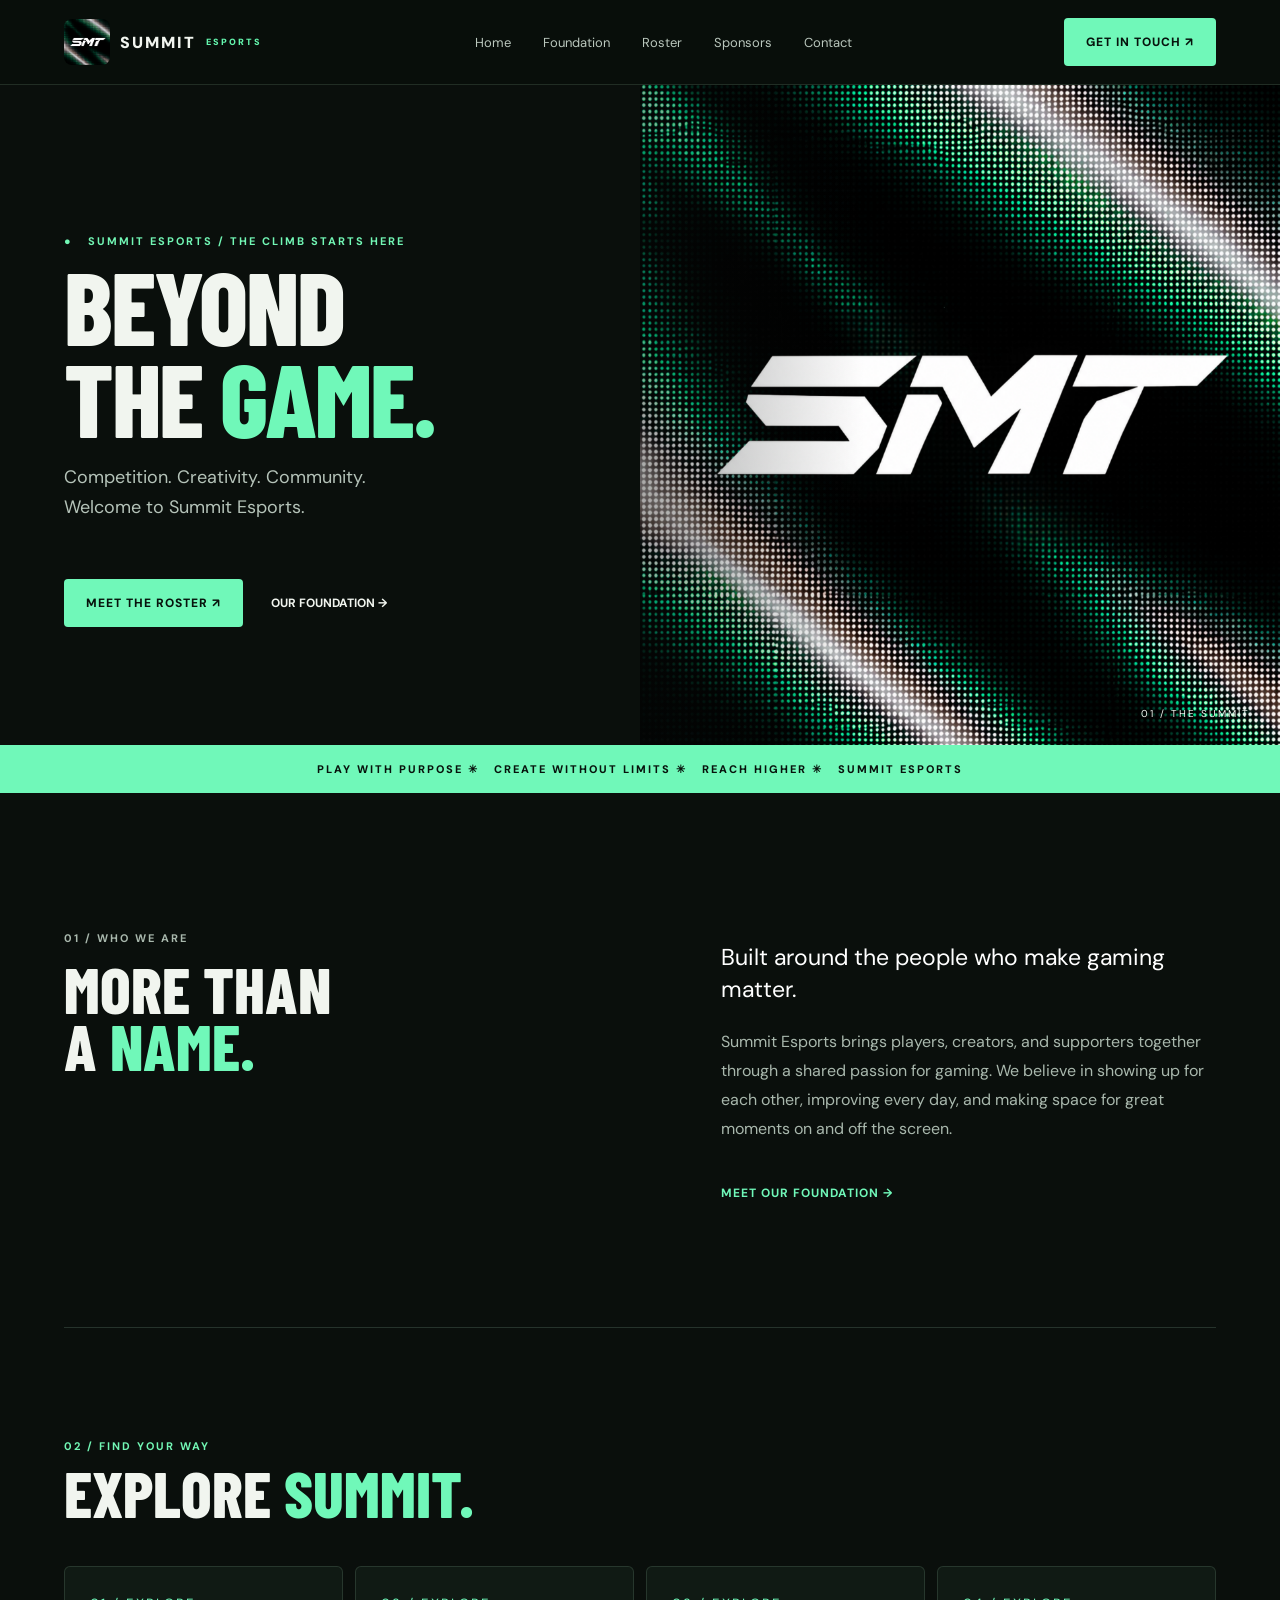
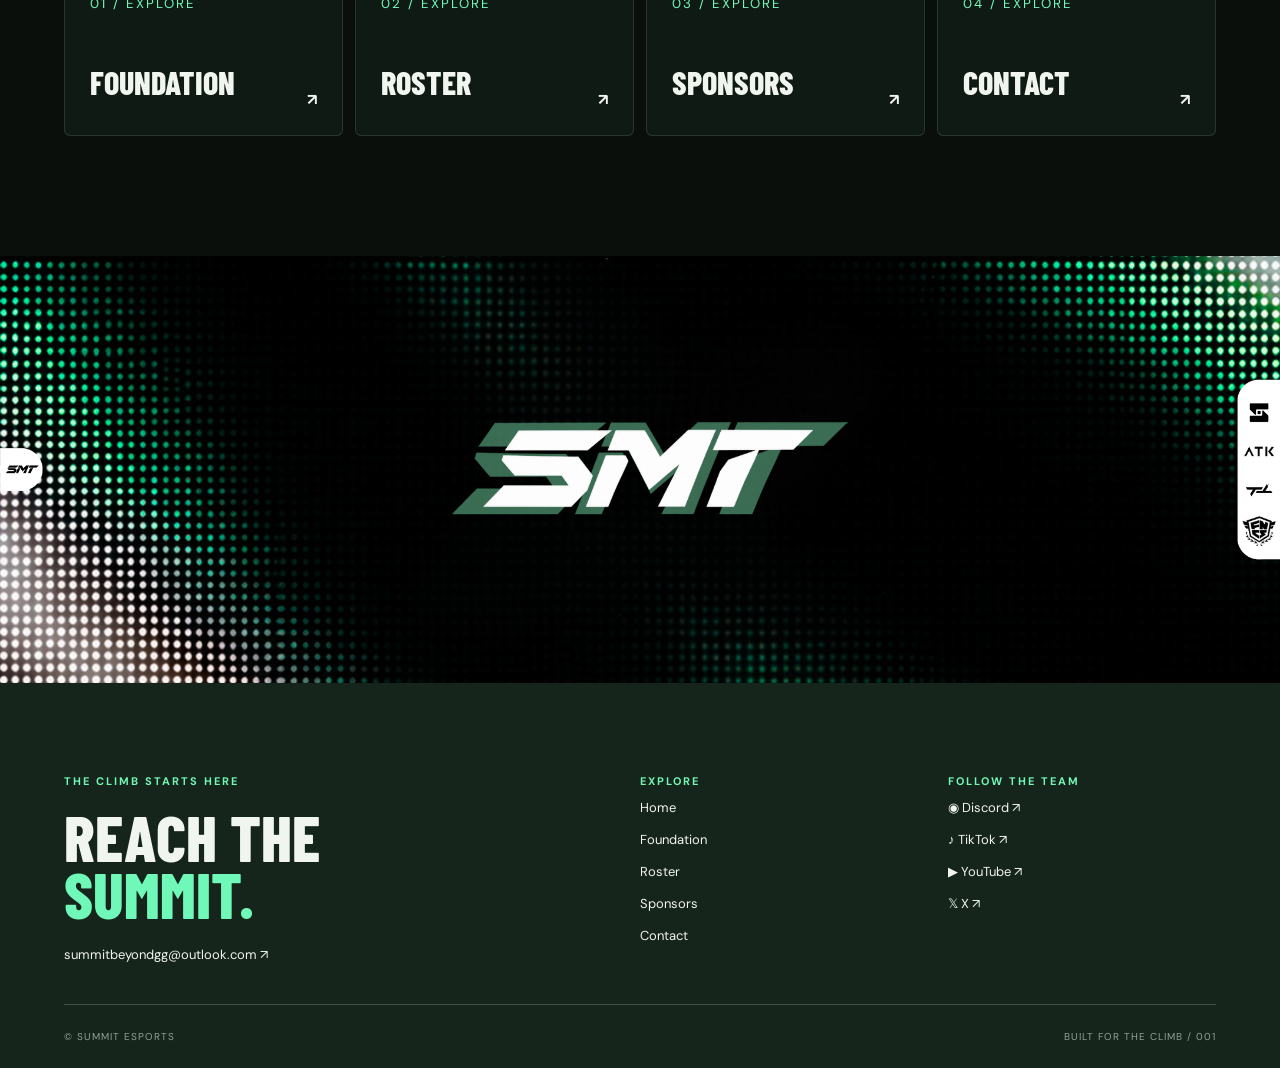
<file: index.html>
<!doctype html><html lang="en"><head><meta charset="utf-8"><meta name="viewport" content="width=device-width,initial-scale=1"><title>Home | Summit Esports</title><link rel="stylesheet" href="style.css"><script src="script.js" defer></script></head><body><header><a class="brand" href="index.html"><img src="logo.png" alt="Summit logo"> SUMMIT <small>ESPORTS</small></a><nav><a href="index.html">Home</a><a href="foundation.html">Foundation</a><a href="roster.html">Roster</a><a href="sponsors.html">Sponsors</a><a href="contact.html">Contact</a></nav><a class="headercta" href="contact.html">GET IN TOUCH ↗</a></header><main><section class="hero"><div class="hero-copy"><p class="eyebrow">● &nbsp; SUMMIT ESPORTS / THE CLIMB STARTS HERE</p><h1>BEYOND<br>THE <em>GAME.</em></h1><p>Competition. Creativity. Community.<br>Welcome to Summit Esports.</p><div class="actions"><a class="button" href="roster.html">MEET THE ROSTER ↗</a><a href="foundation.html">OUR FOUNDATION →</a></div></div><div class="hero-art"><img src="logo.png" alt="Summit SMT logo"><span>01 / THE SUMMIT</span></div></section><div class="ticker">PLAY WITH PURPOSE ✳ &nbsp; CREATE WITHOUT LIMITS ✳ &nbsp; REACH HIGHER ✳ &nbsp; SUMMIT ESPORTS</div><section class="wrap about"><div><p class="eyebrow">01 / WHO WE ARE</p><h2>MORE THAN<br>A <em>NAME.</em></h2></div><div><p class="lead">Built around the people who make gaming matter.</p><p>Summit Esports brings players, creators, and supporters together through a shared passion for gaming. We believe in showing up for each other, improving every day, and making space for great moments on and off the screen.</p><a href="foundation.html">MEET OUR FOUNDATION →</a></div></section><section class="wrap explore"><p class="eyebrow">02 / FIND YOUR WAY</p><h2>EXPLORE <em>SUMMIT.</em></h2><div class="explore-grid"><a href="foundation.html"><small>01 / EXPLORE</small><h3>FOUNDATION</h3><b>↗</b></a><a href="roster.html"><small>02 / EXPLORE</small><h3>ROSTER</h3><b>↗</b></a><a href="sponsors.html"><small>03 / EXPLORE</small><h3>SPONSORS</h3><b>↗</b></a><a href="contact.html"><small>04 / EXPLORE</small><h3>CONTACT</h3><b>↗</b></a></div></section><img class="widebanner" src="banner.png" alt="Summit Esports banner"></main><footer><div><p class="eyebrow">THE CLIMB STARTS HERE</p><h2>REACH THE<br><em>SUMMIT.</em></h2><a href="mailto:summitbeyondgg@outlook.com">summitbeyondgg@outlook.com ↗</a></div><div><p class="label">EXPLORE</p><div class="footlinks"><a href="index.html">Home</a><a href="foundation.html">Foundation</a><a href="roster.html">Roster</a><a href="sponsors.html">Sponsors</a><a href="contact.html">Contact</a></div></div><div><p class="label">FOLLOW THE TEAM</p><div class="footlinks"><a href="https://discord.gg/summitbeyond" aria-label="Discord">◉ Discord ↗</a><a href="https://www.tiktok.com/@thesummitggs" aria-label="TikTok">♪ TikTok ↗</a><a href="https://www.youtube.com/@smtesportsggs" aria-label="YouTube">▶ YouTube ↗</a><a href="https://x.com/summitbeyond?s=11" aria-label="X">𝕏 X ↗</a></div></div><div class="bottom">© SUMMIT ESPORTS <span>BUILT FOR THE CLIMB / 001</span></div></footer></body></html>
</file>
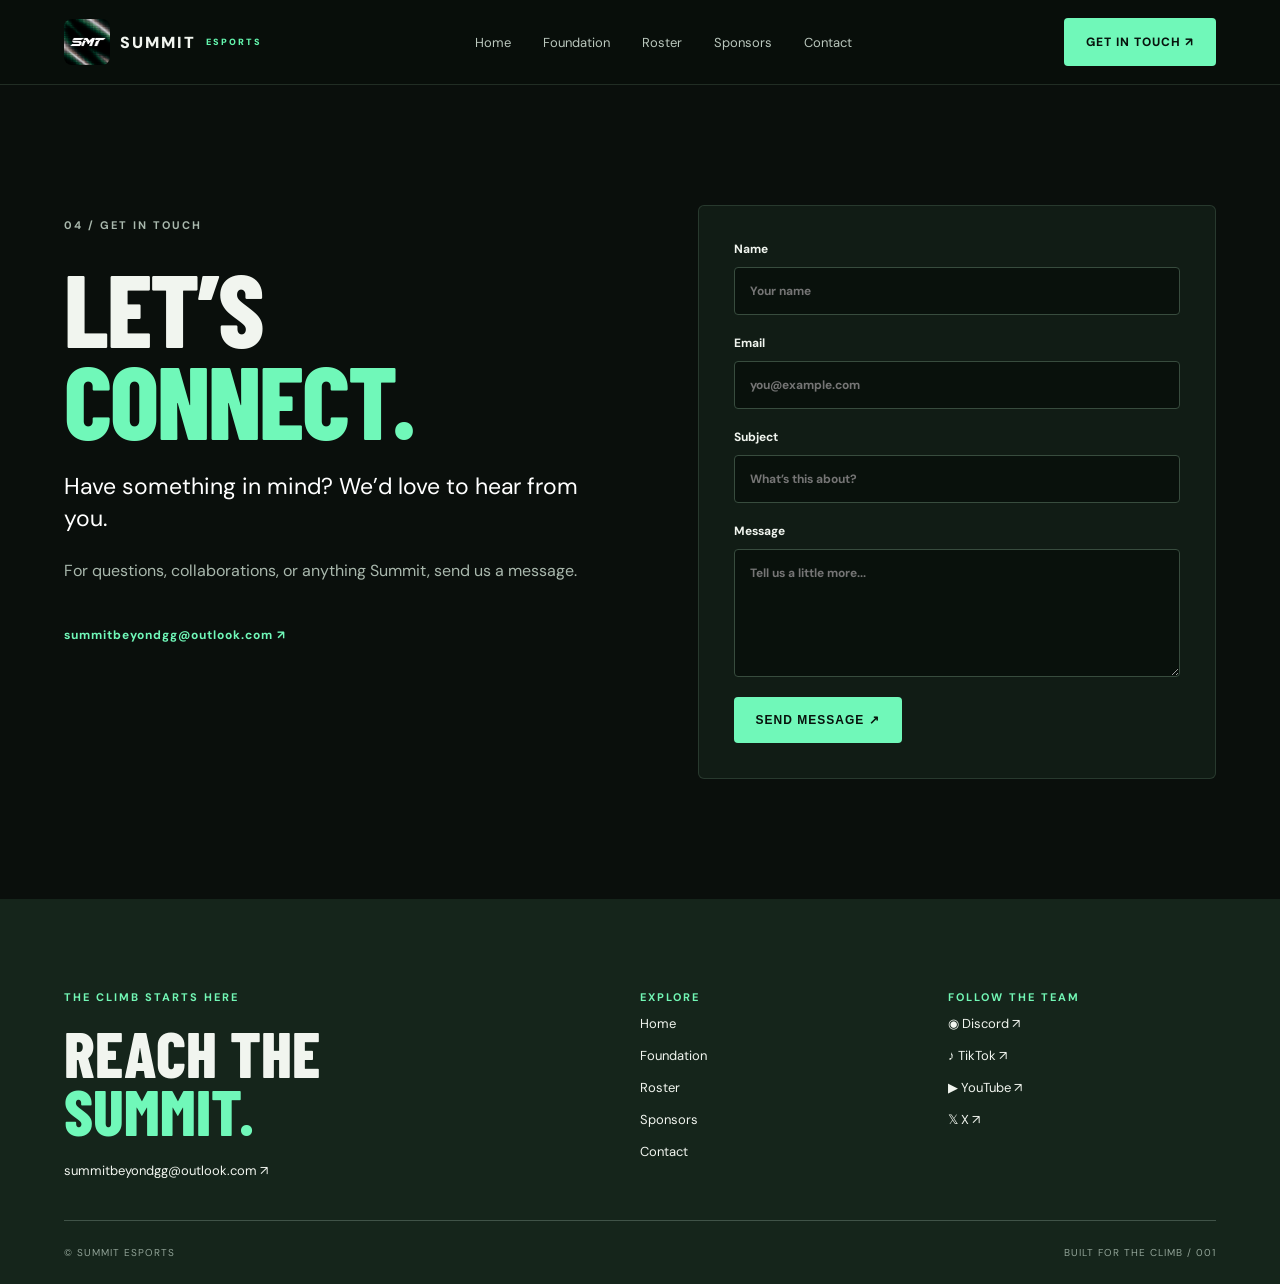
<file: contact.html>
<!doctype html><html lang="en"><head><meta charset="utf-8"><meta name="viewport" content="width=device-width,initial-scale=1"><title>Contact | Summit Esports</title><link rel="stylesheet" href="style.css"><script src="script.js" defer></script></head><body><header><a class="brand" href="index.html"><img src="logo.png" alt="Summit logo"> SUMMIT <small>ESPORTS</small></a><nav><a href="index.html">Home</a><a href="foundation.html">Foundation</a><a href="roster.html">Roster</a><a href="sponsors.html">Sponsors</a><a href="contact.html">Contact</a></nav><a class="headercta" href="contact.html">GET IN TOUCH ↗</a></header><main><section class="wrap contact"><div><p class="eyebrow">04 / GET IN TOUCH</p><h1>LET’S <em>CONNECT.</em></h1><p class="lead">Have something in mind? We’d love to hear from you.</p><p>For questions, collaborations, or anything Summit, send us a message.</p><a href="mailto:summitbeyondgg@outlook.com">summitbeyondgg@outlook.com ↗</a></div><form action="https://formspree.io/f/mgaaybjl" method="POST"><label>Name<input name="name" required placeholder="Your name"></label><label>Email<input type="email" name="email" required placeholder="you@example.com"></label><label>Subject<input name="subject" placeholder="What’s this about?"></label><label>Message<textarea name="message" rows="6" required placeholder="Tell us a little more..."></textarea></label><button class="button" type="submit">SEND MESSAGE ↗</button></form></section></main><footer><div><p class="eyebrow">THE CLIMB STARTS HERE</p><h2>REACH THE<br><em>SUMMIT.</em></h2><a href="mailto:summitbeyondgg@outlook.com">summitbeyondgg@outlook.com ↗</a></div><div><p class="label">EXPLORE</p><div class="footlinks"><a href="index.html">Home</a><a href="foundation.html">Foundation</a><a href="roster.html">Roster</a><a href="sponsors.html">Sponsors</a><a href="contact.html">Contact</a></div></div><div><p class="label">FOLLOW THE TEAM</p><div class="footlinks"><a href="https://discord.gg/summitbeyond" aria-label="Discord">◉ Discord ↗</a><a href="https://www.tiktok.com/@thesummitggs" aria-label="TikTok">♪ TikTok ↗</a><a href="https://www.youtube.com/@smtesportsggs" aria-label="YouTube">▶ YouTube ↗</a><a href="https://x.com/summitbeyond?s=11" aria-label="X">𝕏 X ↗</a></div></div><div class="bottom">© SUMMIT ESPORTS <span>BUILT FOR THE CLIMB / 001</span></div></footer></body></html>
</file>
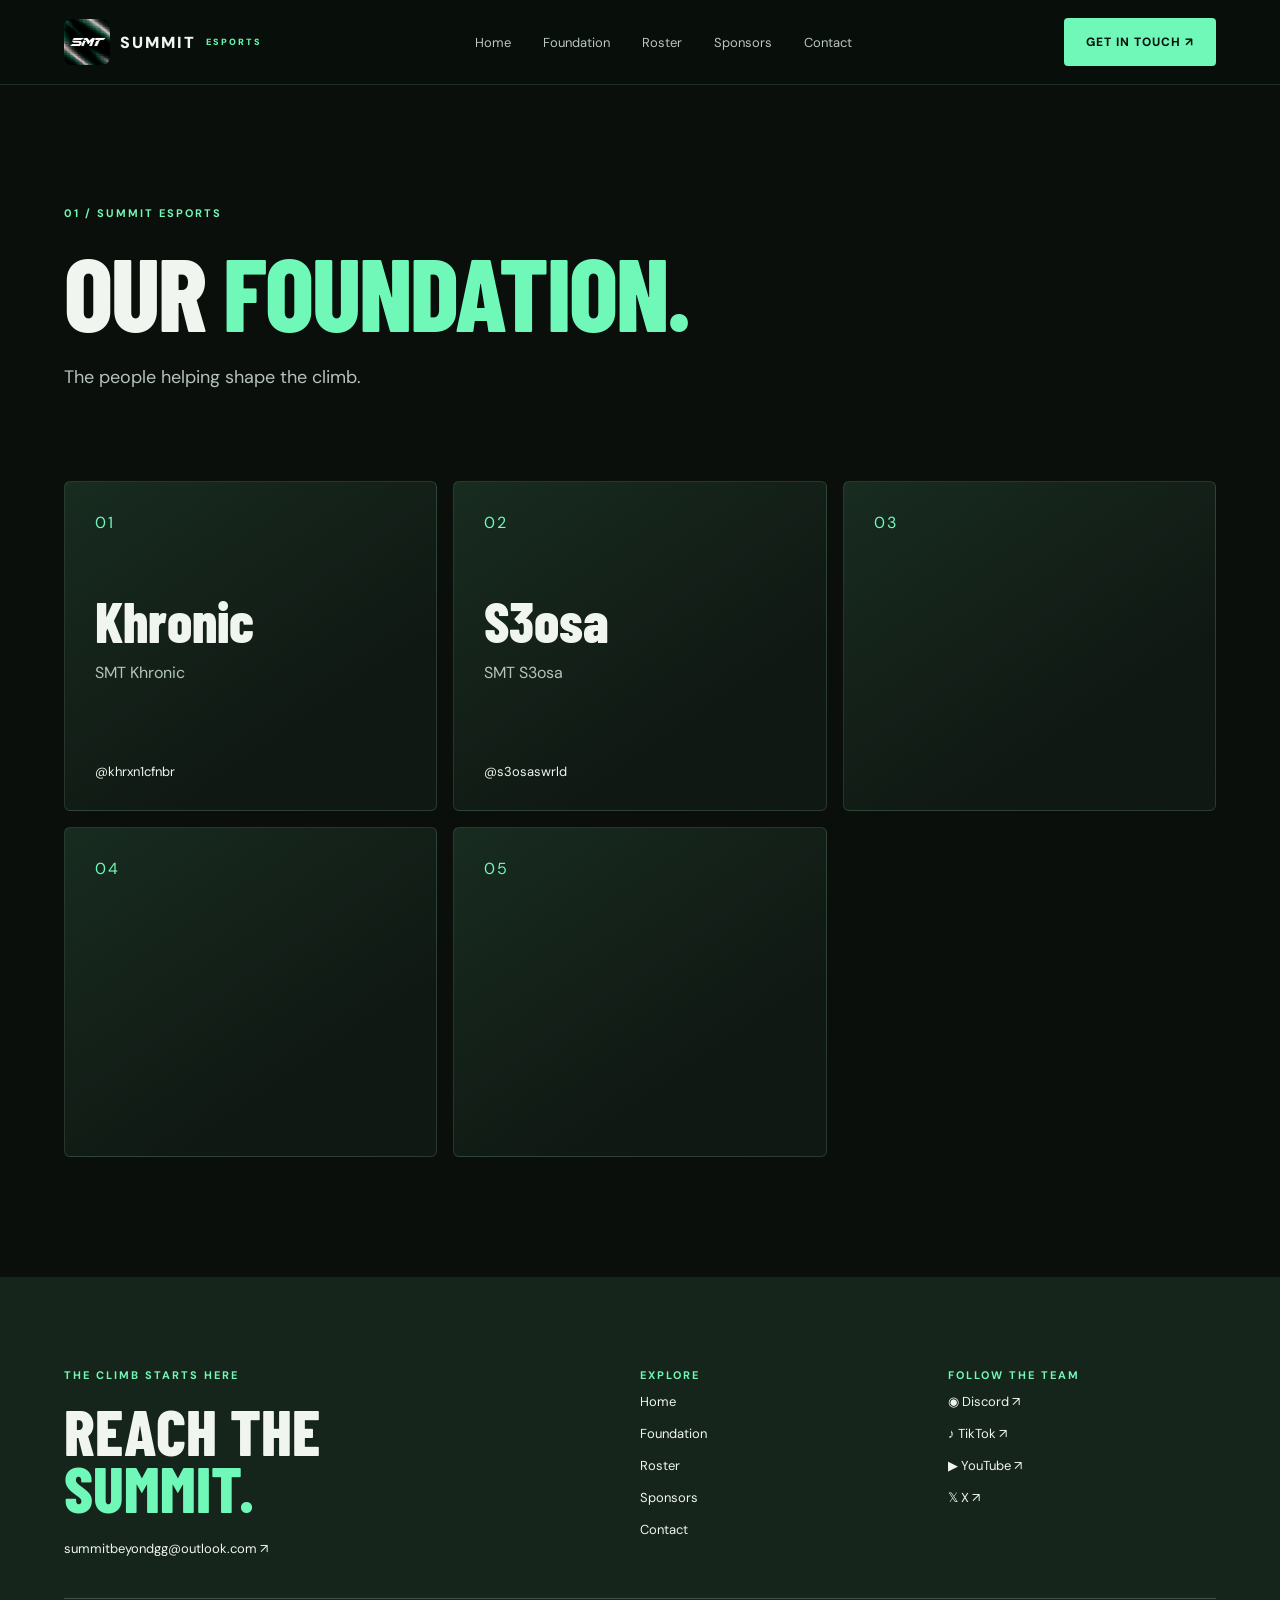
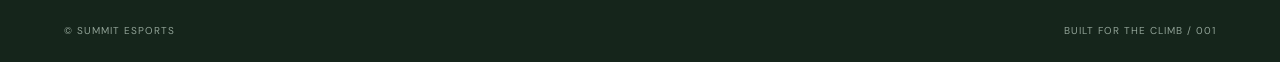
<file: foundation.html>
<!doctype html><html lang="en"><head><meta charset="utf-8"><meta name="viewport" content="width=device-width,initial-scale=1"><title>Foundation | Summit Esports</title><link rel="stylesheet" href="style.css"><script src="script.js" defer></script></head><body><header><a class="brand" href="index.html"><img src="logo.png" alt="Summit logo"> SUMMIT <small>ESPORTS</small></a><nav><a href="index.html">Home</a><a href="foundation.html">Foundation</a><a href="roster.html">Roster</a><a href="sponsors.html">Sponsors</a><a href="contact.html">Contact</a></nav><a class="headercta" href="contact.html">GET IN TOUCH ↗</a></header><main><section class="intro wrap"><p class="eyebrow">01 / SUMMIT ESPORTS</p><h1>OUR <em>FOUNDATION.</em></h1><p>The people helping shape the climb.</p></section><section class="wrap cards foundation"><article class="person"><span class="number">01</span><div><h2>Khronic</h2><p>SMT Khronic</p></div><span>@khrxn1cfnbr</span></article><article class="person"><span class="number">02</span><div><h2>S3osa</h2><p>SMT S3osa</p></div><span>@s3osaswrld</span></article><article class="person"><span class="number">03</span><div><h2></h2><p></p></div><span></span></article><article class="person"><span class="number">04</span><div><h2></h2><p></p></div><span></span></article><article class="person"><span class="number">05</span><div><h2></h2><p></p></div><span></span></article></section></main><footer><div><p class="eyebrow">THE CLIMB STARTS HERE</p><h2>REACH THE<br><em>SUMMIT.</em></h2><a href="mailto:summitbeyondgg@outlook.com">summitbeyondgg@outlook.com ↗</a></div><div><p class="label">EXPLORE</p><div class="footlinks"><a href="index.html">Home</a><a href="foundation.html">Foundation</a><a href="roster.html">Roster</a><a href="sponsors.html">Sponsors</a><a href="contact.html">Contact</a></div></div><div><p class="label">FOLLOW THE TEAM</p><div class="footlinks"><a href="https://discord.gg/summitbeyond" aria-label="Discord">◉ Discord ↗</a><a href="https://www.tiktok.com/@thesummitggs" aria-label="TikTok">♪ TikTok ↗</a><a href="https://www.youtube.com/@smtesportsggs" aria-label="YouTube">▶ YouTube ↗</a><a href="https://x.com/summitbeyond?s=11" aria-label="X">𝕏 X ↗</a></div></div><div class="bottom">© SUMMIT ESPORTS <span>BUILT FOR THE CLIMB / 001</span></div></footer></body></html>
</file>
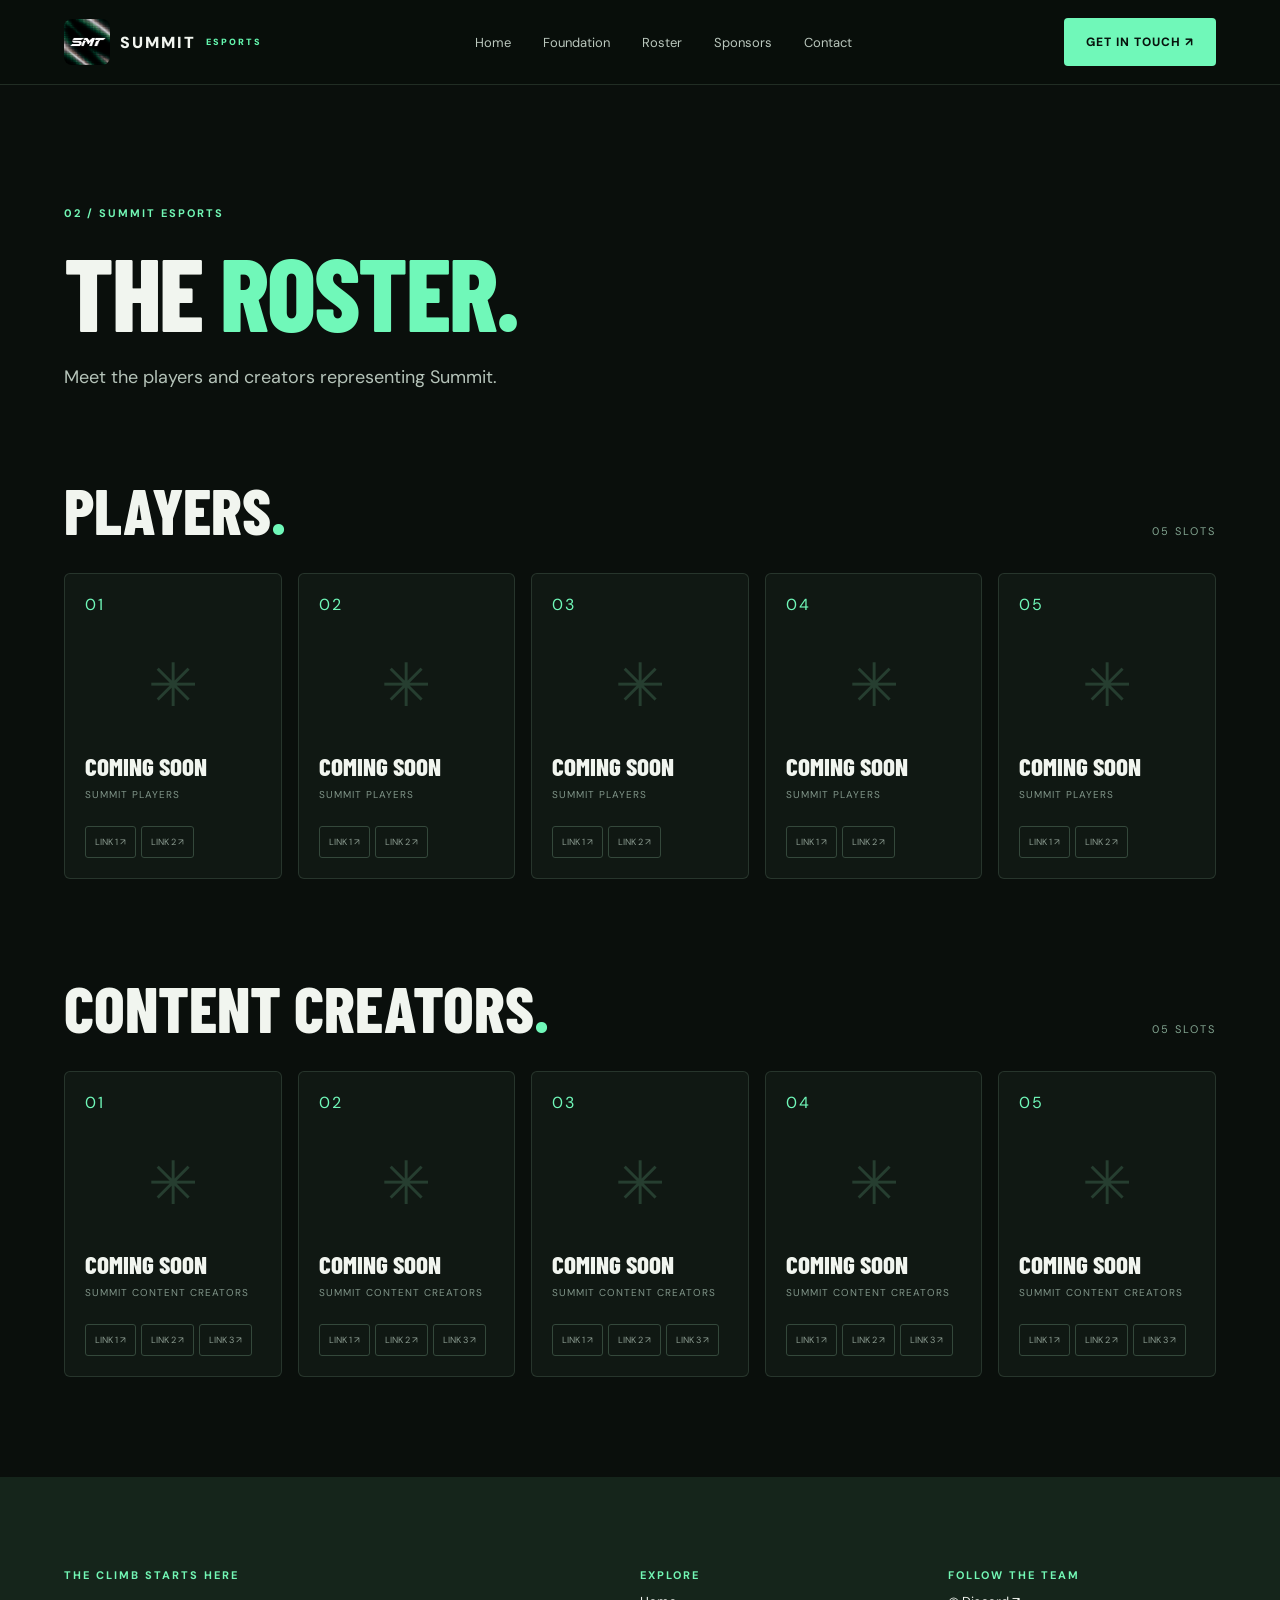
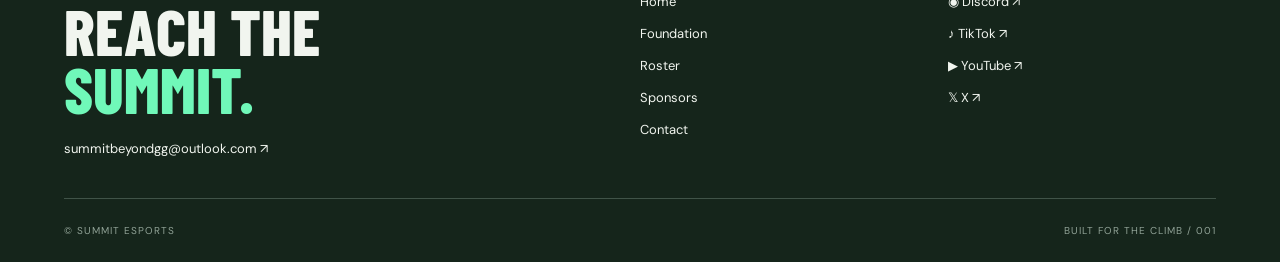
<file: roster.html>
<!doctype html><html lang="en"><head><meta charset="utf-8"><meta name="viewport" content="width=device-width,initial-scale=1"><title>Roster | Summit Esports</title><link rel="stylesheet" href="style.css"><script src="script.js" defer></script></head><body><header><a class="brand" href="index.html"><img src="logo.png" alt="Summit logo"> SUMMIT <small>ESPORTS</small></a><nav><a href="index.html">Home</a><a href="foundation.html">Foundation</a><a href="roster.html">Roster</a><a href="sponsors.html">Sponsors</a><a href="contact.html">Contact</a></nav><a class="headercta" href="contact.html">GET IN TOUCH ↗</a></header><main><section class="intro wrap"><p class="eyebrow">02 / SUMMIT ESPORTS</p><h1>THE <em>ROSTER.</em></h1><p>Meet the players and creators representing Summit.</p></section><section class="wrap roster-section"><div class="section-head"><h2>PLAYERS<em>.</em></h2><span>05 SLOTS</span></div><div class="cards roster"><article class="roster-card"><span class="number">01</span><div class="mark">✳</div><h3>COMING SOON</h3><p>SUMMIT PLAYERS</p><div class="placeholder"><span aria-disabled="true">LINK 1 ↗</span><span aria-disabled="true">LINK 2 ↗</span></div></article><article class="roster-card"><span class="number">02</span><div class="mark">✳</div><h3>COMING SOON</h3><p>SUMMIT PLAYERS</p><div class="placeholder"><span aria-disabled="true">LINK 1 ↗</span><span aria-disabled="true">LINK 2 ↗</span></div></article><article class="roster-card"><span class="number">03</span><div class="mark">✳</div><h3>COMING SOON</h3><p>SUMMIT PLAYERS</p><div class="placeholder"><span aria-disabled="true">LINK 1 ↗</span><span aria-disabled="true">LINK 2 ↗</span></div></article><article class="roster-card"><span class="number">04</span><div class="mark">✳</div><h3>COMING SOON</h3><p>SUMMIT PLAYERS</p><div class="placeholder"><span aria-disabled="true">LINK 1 ↗</span><span aria-disabled="true">LINK 2 ↗</span></div></article><article class="roster-card"><span class="number">05</span><div class="mark">✳</div><h3>COMING SOON</h3><p>SUMMIT PLAYERS</p><div class="placeholder"><span aria-disabled="true">LINK 1 ↗</span><span aria-disabled="true">LINK 2 ↗</span></div></article></div></section><section class="wrap roster-section"><div class="section-head"><h2>CONTENT CREATORS<em>.</em></h2><span>05 SLOTS</span></div><div class="cards roster"><article class="roster-card"><span class="number">01</span><div class="mark">✳</div><h3>COMING SOON</h3><p>SUMMIT CONTENT CREATORS</p><div class="placeholder"><span aria-disabled="true">LINK 1 ↗</span><span aria-disabled="true">LINK 2 ↗</span><span aria-disabled="true">LINK 3 ↗</span></div></article><article class="roster-card"><span class="number">02</span><div class="mark">✳</div><h3>COMING SOON</h3><p>SUMMIT CONTENT CREATORS</p><div class="placeholder"><span aria-disabled="true">LINK 1 ↗</span><span aria-disabled="true">LINK 2 ↗</span><span aria-disabled="true">LINK 3 ↗</span></div></article><article class="roster-card"><span class="number">03</span><div class="mark">✳</div><h3>COMING SOON</h3><p>SUMMIT CONTENT CREATORS</p><div class="placeholder"><span aria-disabled="true">LINK 1 ↗</span><span aria-disabled="true">LINK 2 ↗</span><span aria-disabled="true">LINK 3 ↗</span></div></article><article class="roster-card"><span class="number">04</span><div class="mark">✳</div><h3>COMING SOON</h3><p>SUMMIT CONTENT CREATORS</p><div class="placeholder"><span aria-disabled="true">LINK 1 ↗</span><span aria-disabled="true">LINK 2 ↗</span><span aria-disabled="true">LINK 3 ↗</span></div></article><article class="roster-card"><span class="number">05</span><div class="mark">✳</div><h3>COMING SOON</h3><p>SUMMIT CONTENT CREATORS</p><div class="placeholder"><span aria-disabled="true">LINK 1 ↗</span><span aria-disabled="true">LINK 2 ↗</span><span aria-disabled="true">LINK 3 ↗</span></div></article></div></section></main><footer><div><p class="eyebrow">THE CLIMB STARTS HERE</p><h2>REACH THE<br><em>SUMMIT.</em></h2><a href="mailto:summitbeyondgg@outlook.com">summitbeyondgg@outlook.com ↗</a></div><div><p class="label">EXPLORE</p><div class="footlinks"><a href="index.html">Home</a><a href="foundation.html">Foundation</a><a href="roster.html">Roster</a><a href="sponsors.html">Sponsors</a><a href="contact.html">Contact</a></div></div><div><p class="label">FOLLOW THE TEAM</p><div class="footlinks"><a href="https://discord.gg/summitbeyond" aria-label="Discord">◉ Discord ↗</a><a href="https://www.tiktok.com/@thesummitggs" aria-label="TikTok">♪ TikTok ↗</a><a href="https://www.youtube.com/@smtesportsggs" aria-label="YouTube">▶ YouTube ↗</a><a href="https://x.com/summitbeyond?s=11" aria-label="X">𝕏 X ↗</a></div></div><div class="bottom">© SUMMIT ESPORTS <span>BUILT FOR THE CLIMB / 001</span></div></footer></body></html>
</file>
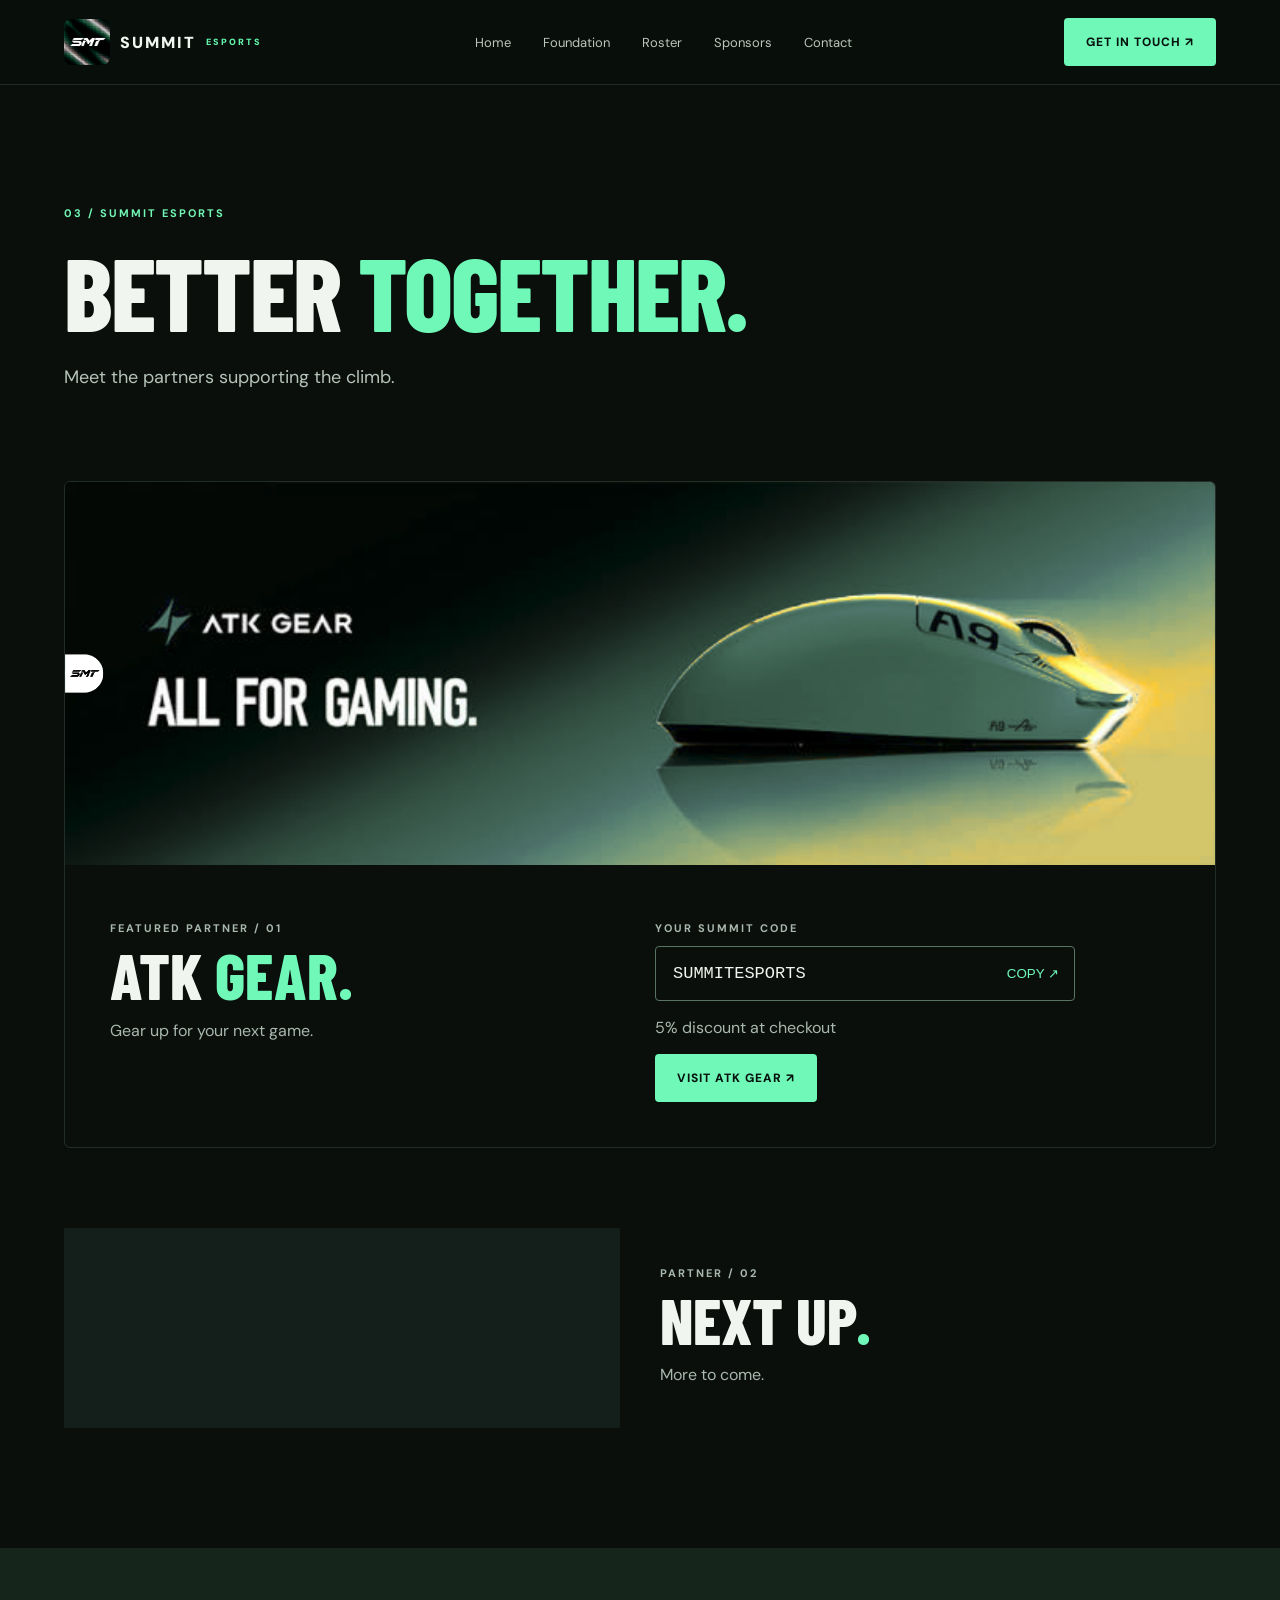
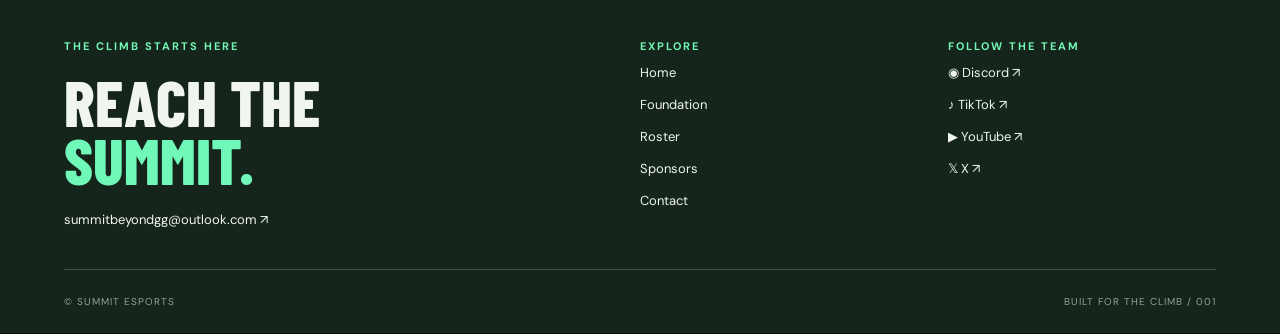
<file: sponsors.html>
<!doctype html><html lang="en"><head><meta charset="utf-8"><meta name="viewport" content="width=device-width,initial-scale=1"><title>Sponsors | Summit Esports</title><link rel="stylesheet" href="style.css"><script src="script.js" defer></script></head><body><header><a class="brand" href="index.html"><img src="logo.png" alt="Summit logo"> SUMMIT <small>ESPORTS</small></a><nav><a href="index.html">Home</a><a href="foundation.html">Foundation</a><a href="roster.html">Roster</a><a href="sponsors.html">Sponsors</a><a href="contact.html">Contact</a></nav><a class="headercta" href="contact.html">GET IN TOUCH ↗</a></header><main><section class="intro wrap"><p class="eyebrow">03 / SUMMIT ESPORTS</p><h1>BETTER <em>TOGETHER.</em></h1><p>Meet the partners supporting the climb.</p></section><section class="wrap sponsor"><img src="atk.png" alt="ATK Gear: All for gaming"><div class="sponsor-info"><div><p class="eyebrow">FEATURED PARTNER / 01</p><h2>ATK <em>GEAR.</em></h2><p>Gear up for your next game.</p></div><div><p class="label">YOUR SUMMIT CODE</p><div class="code"><code>SUMMITESPORTS</code><button id="copy">COPY ↗</button></div><p>5% discount at checkout</p><a class="button" href="https://www.atk.store/?ref=SUMMITESPORTS">VISIT ATK GEAR ↗</a></div></div></section><section class="wrap future"><img src="sponsor2.png" alt="Future sponsor placeholder"><div><p class="eyebrow">PARTNER / 02</p><h2>NEXT UP<em>.</em></h2><p>More to come.</p></div></section></main><footer><div><p class="eyebrow">THE CLIMB STARTS HERE</p><h2>REACH THE<br><em>SUMMIT.</em></h2><a href="mailto:summitbeyondgg@outlook.com">summitbeyondgg@outlook.com ↗</a></div><div><p class="label">EXPLORE</p><div class="footlinks"><a href="index.html">Home</a><a href="foundation.html">Foundation</a><a href="roster.html">Roster</a><a href="sponsors.html">Sponsors</a><a href="contact.html">Contact</a></div></div><div><p class="label">FOLLOW THE TEAM</p><div class="footlinks"><a href="https://discord.gg/summitbeyond" aria-label="Discord">◉ Discord ↗</a><a href="https://www.tiktok.com/@thesummitggs" aria-label="TikTok">♪ TikTok ↗</a><a href="https://www.youtube.com/@smtesportsggs" aria-label="YouTube">▶ YouTube ↗</a><a href="https://x.com/summitbeyond?s=11" aria-label="X">𝕏 X ↗</a></div></div><div class="bottom">© SUMMIT ESPORTS <span>BUILT FOR THE CLIMB / 001</span></div></footer></body></html>
</file>
<file: style.css>
@import url('https://fonts.googleapis.com/css2?family=Barlow+Condensed:wght@600;700;800;900&family=DM+Sans:wght@400;500;700&display=swap');*{box-sizing:border-box}body{margin:0;background:#090e0c;color:#f1f5ef;font-family:'DM Sans',sans-serif}a{color:inherit;text-decoration:none}a:hover{color:#70f8b9}header{height:85px;display:flex;align-items:center;gap:32px;padding:0 5%;border-bottom:1px solid #26332c;background:#090e0c}header nav{display:flex;gap:32px;margin:auto;font-size:13px;color:#bac7bd}.brand{font-weight:900;letter-spacing:2px;display:flex;align-items:center;gap:10px}.brand img{width:46px;height:46px;object-fit:cover}.brand small{font-size:9px;color:#64f5ad}.headercta,.button{background:#70f8b9;color:#07120c;padding:16px 22px;font-size:12px;font-weight:800;letter-spacing:1px;border:0;display:inline-block;cursor:pointer}.headercta:hover,.button:hover{background:#fff;color:#07120c}.wrap{width:min(1320px,90%);margin:auto}.hero{display:grid;grid-template-columns:1fr 1fr;min-height:660px}.hero-copy{padding:110px 8% 90px 10%}.eyebrow,.label{color:#72f7b5;font-size:11px;font-weight:700;letter-spacing:2px}.hero h1,h1,h2,h3{font-family:'Barlow Condensed',Impact,sans-serif;line-height:.9;margin:0;font-weight:800}h1{font-size:clamp(64px,8vw,126px);letter-spacing:-2px}h2{font-size:clamp(46px,5vw,76px)}em{font-style:normal;color:#70f8b9}.hero-copy>p:not(.eyebrow),.intro>p:last-child{color:#b5c3b9;font-size:18px;line-height:1.7}.actions{display:flex;align-items:center;gap:28px;margin-top:38px;font-size:12px;font-weight:bold}.hero-art{position:relative;overflow:hidden;background:#08150e}.hero-art img{width:100%;height:100%;object-fit:cover}.hero-art span{position:absolute;right:30px;bottom:25px;font-size:10px;letter-spacing:2px}.ticker{background:#70f8b9;color:#07120c;padding:17px;text-align:center;font-weight:800;letter-spacing:2px;font-size:12px}.about{padding:125px 0;display:grid;grid-template-columns:1fr 1fr;gap:12%;border-bottom:1px solid #26332c}.about p,.contact p{color:#a9b8ad;line-height:1.8}.lead{color:white!important;font-size:23px!important;line-height:1.4!important}.about a,.contact a{display:inline-block;margin-top:25px;color:#70f8b9;font-size:12px;font-weight:bold;letter-spacing:1px}.explore{padding:100px 0 120px}.explore-grid{display:grid;grid-template-columns:repeat(4,1fr);margin-top:45px}.explore-grid a{border:1px solid #304139;padding:25px;min-height:170px;position:relative}.explore-grid h3{font-size:32px;margin-top:55px}.explore-grid small,.number{color:#70f8b9;letter-spacing:2px}.explore-grid b{position:absolute;right:25px;bottom:25px}.widebanner{width:100%;display:block}.intro{padding:110px 0 70px}.intro h1{margin:25px 0}.cards{display:grid;gap:16px}.foundation{grid-template-columns:repeat(3,1fr);padding-bottom:120px}.person{min-height:330px;background:linear-gradient(145deg,#1b3328,#111915 65%);border:1px solid #304239;padding:25px;display:flex;flex-direction:column;justify-content:space-between}.person h2{font-size:56px}.person p{color:#b3c4b8}.person>span:last-child{font-size:13px}.section-head{display:flex;justify-content:space-between;align-items:end;margin-bottom:35px}.section-head span{font-size:11px;color:#82a490;letter-spacing:2px}.roster-section{padding-bottom:100px}.roster{grid-template-columns:repeat(5,1fr)}.roster-card{background:#101a14;border:1px solid #293b30;padding:20px}.mark{height:140px;display:grid;place-items:center;font-size:60px;color:#263e30}.roster-card h3{font-size:25px}.roster-card p{font-size:10px;letter-spacing:1px;color:#809589}.placeholder{display:flex;gap:5px;flex-wrap:wrap;margin-top:25px}.placeholder span{border:1px solid #34483b;color:#8b9b90;font-size:9px;padding:9px}.sponsor{border:1px solid #304239;margin-bottom:30px}.sponsor>img{width:100%;display:block}.sponsor-info{padding:45px;display:grid;grid-template-columns:1fr 1fr;gap:30px}.sponsor-info p,.future p{color:#a9b8ad}.code{display:flex;border:1px solid #5a7463;max-width:420px}.code code{padding:17px;font-size:17px;flex:1}.code button{background:none;border:0;color:#70f8b9;cursor:pointer;padding:15px}.future{display:grid;grid-template-columns:1fr 1fr;gap:40px;align-items:center;padding:50px 0 120px}.future img{width:100%;min-height:200px;object-fit:cover}.contact{display:grid;grid-template-columns:1fr 1fr;gap:10%;padding:120px 0}.contact h1{margin:25px 0}.contact form{padding:35px;background:#111c15;border:1px solid #304239}.contact label{display:block;font-size:12px;font-weight:bold;margin-bottom:20px}.contact input,.contact textarea{display:block;width:100%;margin-top:10px;background:#09110c;color:#fff;border:1px solid #384c3e;padding:15px;font:inherit}.contact textarea{resize:vertical}footer{background:#15251b;padding:80px 5% 25px;display:grid;grid-template-columns:2fr 1fr 1fr;gap:40px}footer h2{margin:20px 0}footer a{font-size:13px}.footlinks{display:grid;gap:15px}.bottom{grid-column:1/-1;border-top:1px solid #405348;padding-top:25px;font-size:10px;letter-spacing:1px;color:#91a397;display:flex;justify-content:space-between}@media(max-width:800px){header{height:auto;flex-wrap:wrap;padding:15px 5%}header nav{order:3;width:100%;overflow:auto;gap:20px;padding:10px 0}.headercta{margin-left:auto}.hero,.about,.contact,.sponsor-info,.future{grid-template-columns:1fr}.hero-copy{padding:80px 5%}.hero-art{height:350px}.explore-grid,.foundation{grid-template-columns:repeat(2,1fr)}.roster{grid-template-columns:repeat(2,1fr)}footer{grid-template-columns:1fr 1fr}footer>div:first-child{grid-column:1/-1}.intro{padding:75px 0 50px}.contact{padding:75px 0}}
/* Refined surfaces, spacing, and motion */
:root{color-scheme:dark;--mint:#70f8b9;--line:rgba(161,205,175,.16)}html{scroll-behavior:smooth}body{background:#0a0f0c}header{background:rgba(9,15,11,.97);border-color:var(--line)}header nav a{position:relative;padding:10px 0;transition:color .22s ease}header nav a:after{content:'';position:absolute;left:0;right:0;bottom:2px;height:2px;background:var(--mint);transform:scaleX(0);transform-origin:left;transition:transform .25s ease}header nav a:hover:after,header nav a:focus-visible:after{transform:scaleX(1)}.brand img{border-radius:8px}.brand{transition:opacity .2s ease}.brand:hover{opacity:.8}.button,.headercta{border-radius:4px;transition:transform .22s ease,background .22s ease,box-shadow .22s ease}.button:hover,.headercta:hover{transform:translateY(-3px);box-shadow:0 10px 30px #70f8b933}.hero-copy{display:flex;flex-direction:column;justify-content:center}.hero-art:after{content:'';position:absolute;inset:0;background:linear-gradient(90deg,#090e0c55,transparent 35%);pointer-events:none}.hero-art img{transition:transform .8s cubic-bezier(.2,.7,.2,1)}.hero-art:hover img{transform:scale(1.045)}.ticker{font-size:11px}.about{gap:14%;max-width:1200px}.about>div:last-child{max-width:550px}.about a,.contact a{transition:transform .2s ease}.about a:hover,.contact a:hover{transform:translateX(5px)}.explore-grid{gap:12px}.explore-grid a,.person,.roster-card{border-radius:6px;transition:transform .28s ease,border-color .28s ease,background .28s ease,box-shadow .28s ease}.explore-grid a{background:#101a14;border-color:var(--line);overflow:hidden}.explore-grid a:hover,.explore-grid a:focus-visible,.person:hover,.roster-card:hover{transform:translateY(-6px);border-color:#70f8b988;box-shadow:0 18px 40px #0005}.explore-grid a:hover{background:#17291e}.explore-grid b{transition:transform .25s ease}.explore-grid a:hover b{transform:translate(4px,-4px)}.person{background:linear-gradient(145deg,#182c20,#101813 70%);border-color:var(--line);padding:30px}.person h2{overflow-wrap:anywhere}.roster-card{border-color:var(--line);background:#101813}.roster-card .mark{transition:transform .35s ease,color .35s ease}.roster-card:hover .mark{transform:rotate(30deg) scale(1.1);color:#45785a}.placeholder span{border-radius:3px}.sponsor,.contact form{border-color:var(--line);border-radius:6px;overflow:hidden}.sponsor>img{transition:filter .3s ease}.sponsor:hover>img{filter:brightness(1.08)}.code{border-radius:4px;overflow:hidden}.code button{transition:background .2s,color .2s}.code button:hover{background:var(--mint);color:#07120c}.contact input,.contact textarea{border-radius:4px;transition:border-color .2s,box-shadow .2s}.contact input:focus,.contact textarea:focus{outline:0;border-color:var(--mint);box-shadow:0 0 0 3px #70f8b922}.footlinks a{width:fit-content;transition:color .2s,transform .2s}.footlinks a:hover{transform:translateX(5px)}:focus-visible{outline:2px solid var(--mint);outline-offset:4px}@media(max-width:550px){.foundation,.roster,.explore-grid{grid-template-columns:1fr}.actions{flex-wrap:wrap}.hero h1,.intro h1,.contact h1{font-size:clamp(54px,14vw,78px);overflow-wrap:anywhere}.contact form{padding:24px}.code code{font-size:14px}.bottom{gap:15px;flex-wrap:wrap}}@media(prefers-reduced-motion:reduce){html{scroll-behavior:auto}*,*::before,*::after{transition-duration:.01ms!important;animation-duration:.01ms!important;animation-iteration-count:1!important}}
</file>
